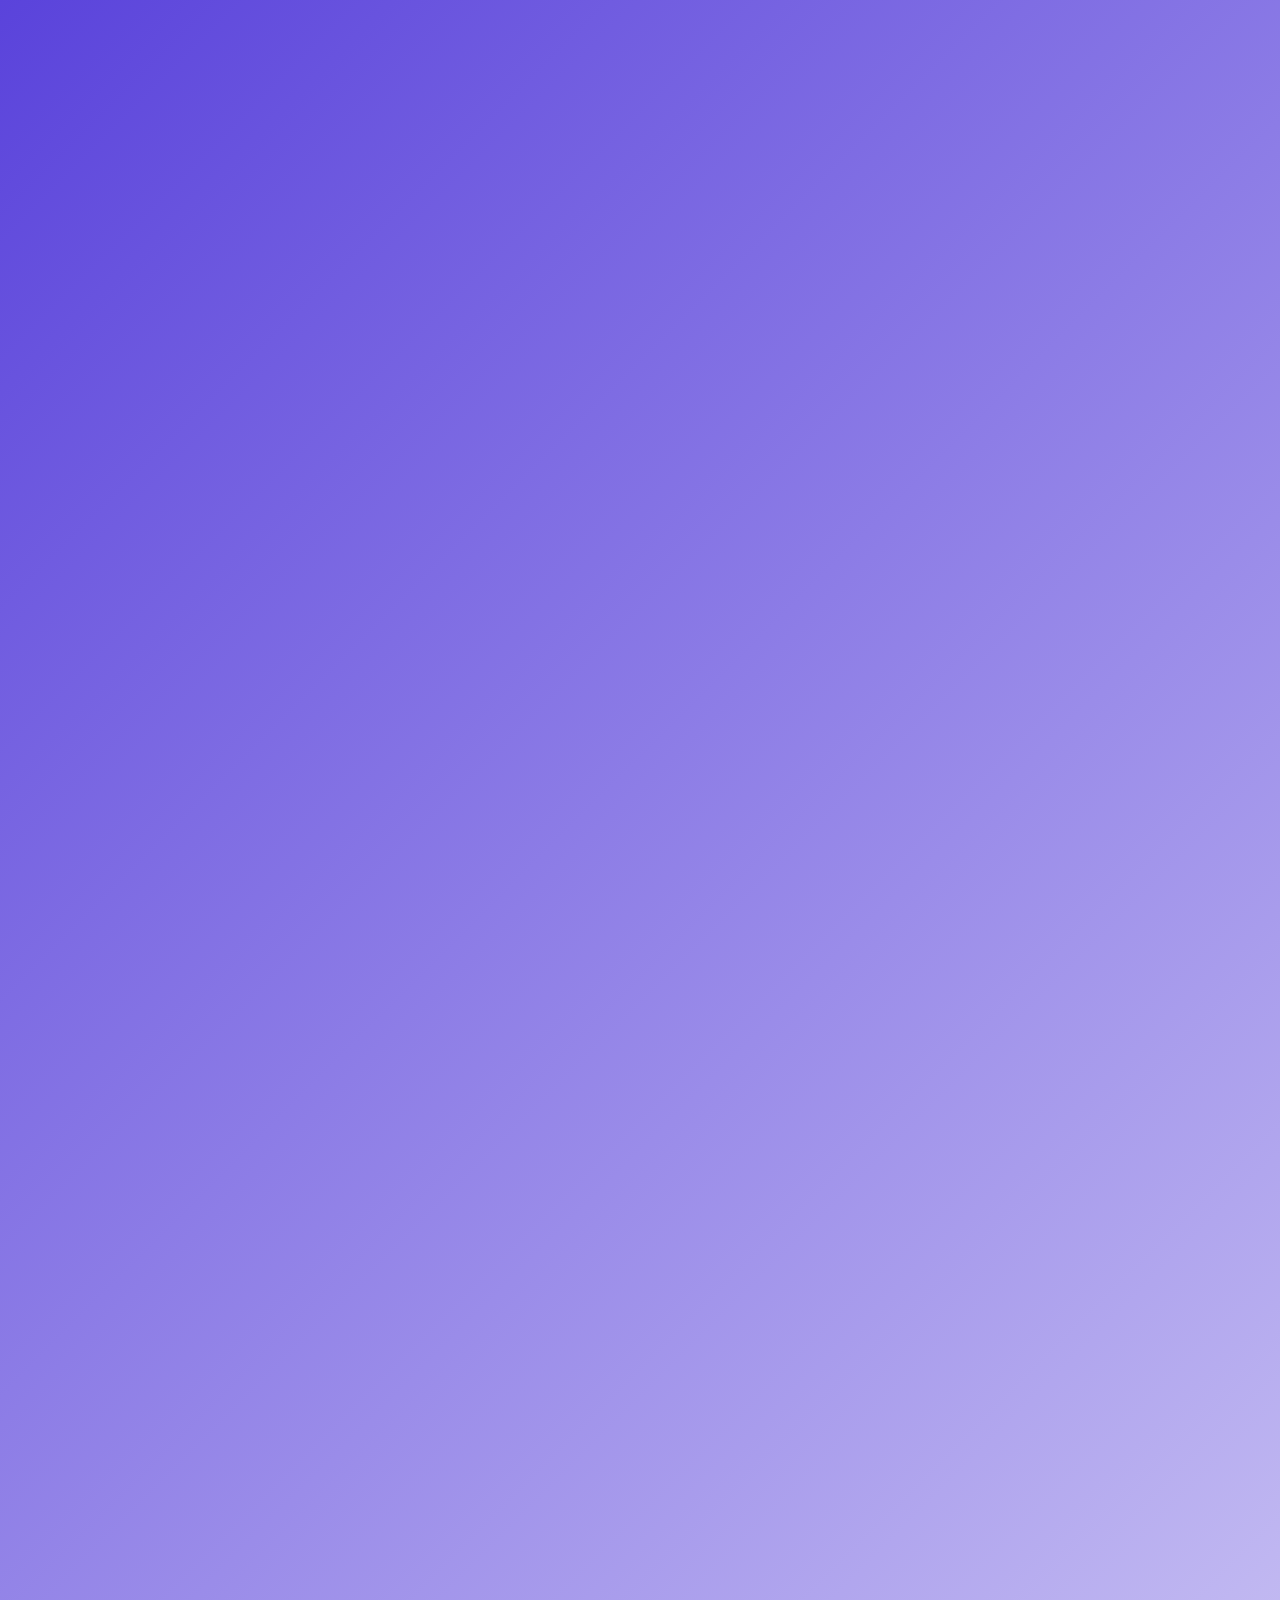
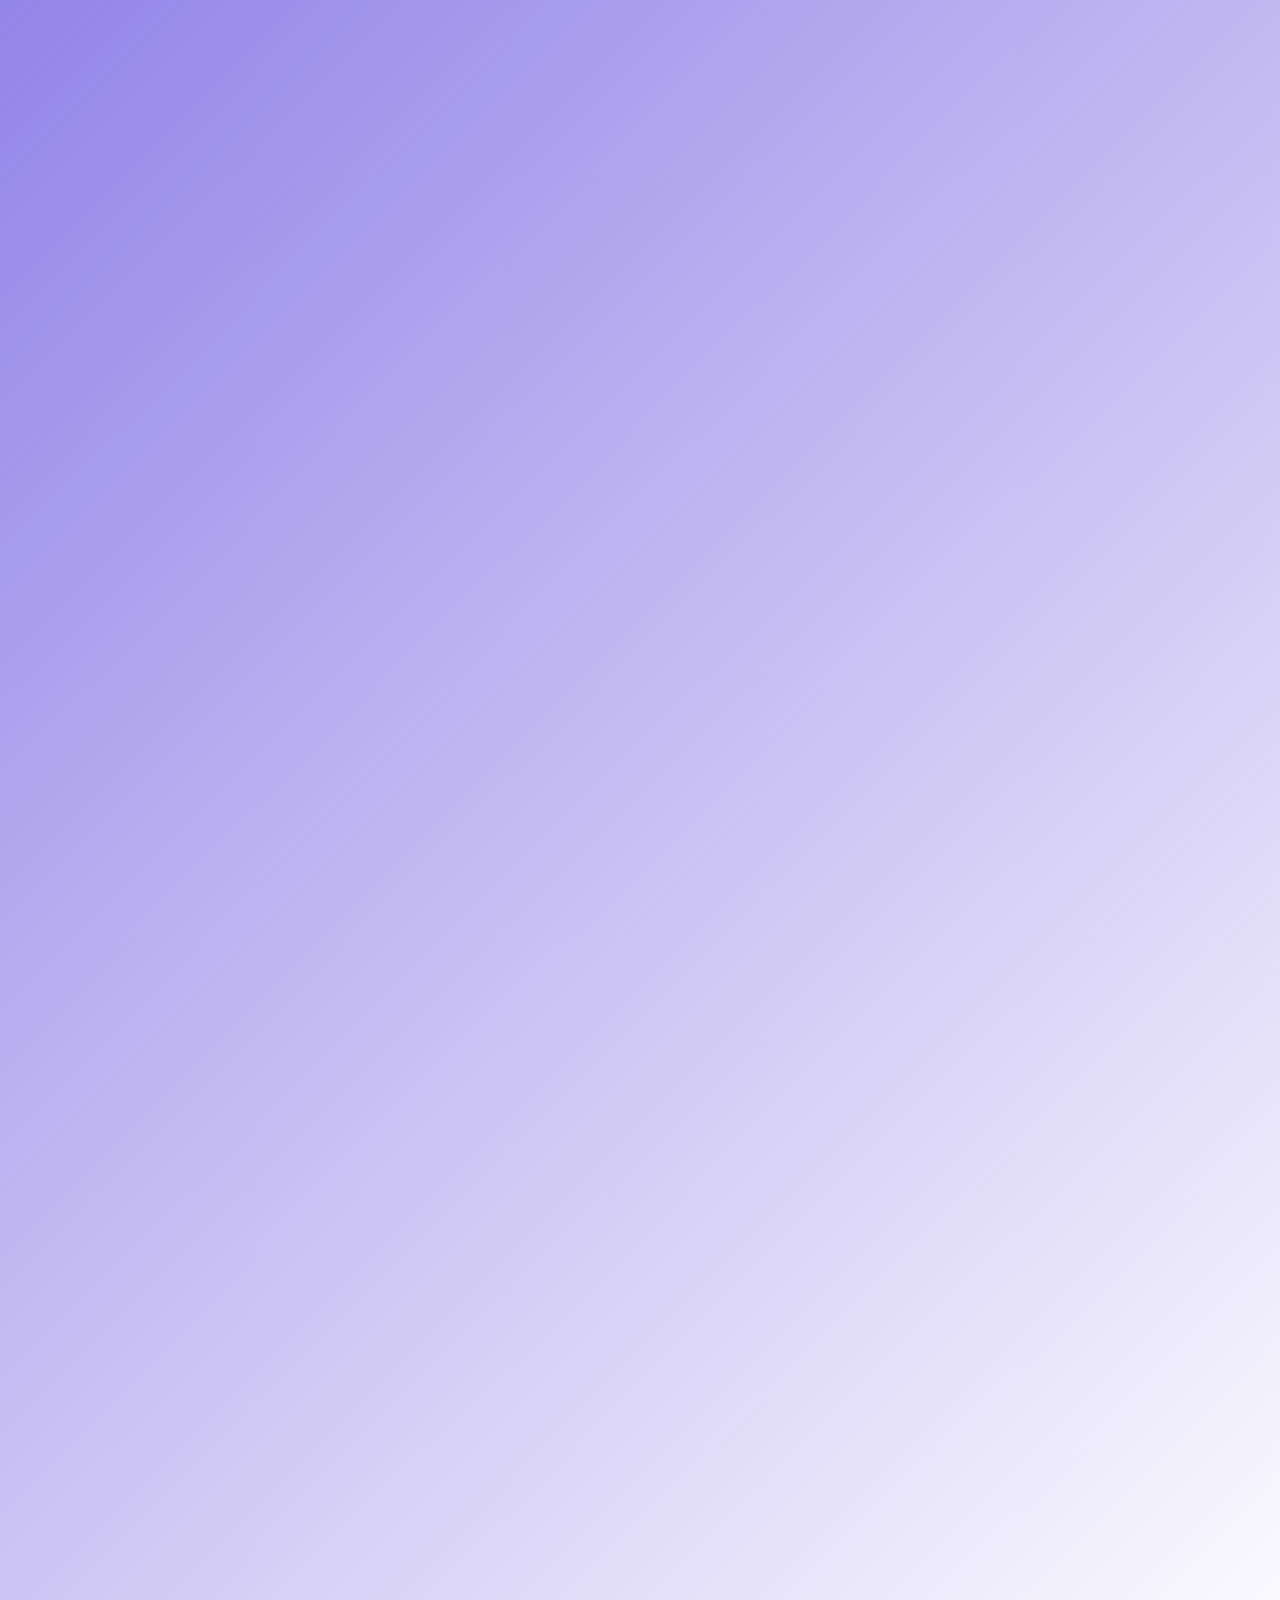
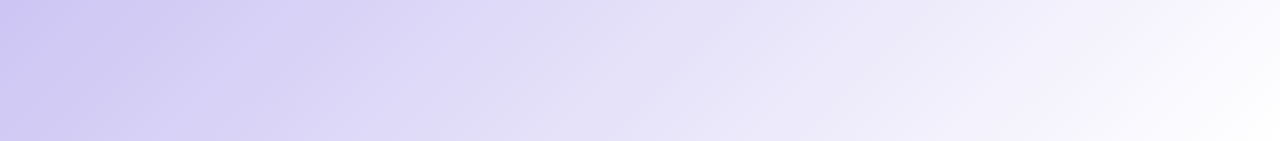
<file: index.html>
<!DOCTYPE html>
<html lang="pt-br">

<head>
    <meta charset="UTF-8">
    <meta name="viewport" content="width=device-width, initial-scale=1.0">
    <!--icones-->
    <link rel="stylesheet" href="https://cdnjs.cloudflare.com/ajax/libs/font-awesome/6.4.0/css/all.min.css">
    <!--Fontes-->
    <link rel="preconnect" href="https://fonts.googleapis.com">
    <link rel="preconnect" href="https://fonts.gstatic.com" crossorigin>
    <link
        href="https://fonts.googleapis.com/css2?family=Dancing+Script:wght@400..700&family=Playfair+Display:ital,wght@0,400..900;1,400..900&family=Poppins:ital,wght@0,100;0,200;0,300;0,400;0,500;0,600;0,700;0,800;0,900;1,100;1,200;1,300;1,400;1,500;1,600;1,700;1,800;1,900&family=Quicksand:wght@300..700&family=Roboto:ital,wght@0,100..900;1,100..900&display=swap"
        rel="stylesheet">
    <link rel="preconnect" href="https://fonts.googleapis.com">
    <link rel="preconnect" href="https://fonts.gstatic.com" crossorigin>
    <link
        href="https://fonts.googleapis.com/css2?family=Playfair+Display:ital,wght@0,400..900;1,400..900&family
=Poppins:ital,wght@0,100;0,200;0,300;0,400;0,500;0,600;0,700;0,800;0,900;1,100;1,200;1,300;1,400;1,500;1,600;1,700;1,800;1,900&family=Quicksand:wght@300..700&family=Roboto:ital,wght@0,100..900;1,100..900&display=swap"
        rel="stylesheet">

    <!-- link css -->
    <link rel="stylesheet" href="../Codigos/style.css">

    <title>Nebulosa de orion</title>
</head>

<body>

    <section class="menu">
        <ul>
            <li><a href="#quemsomos">Quem somos</a></li>
            <li><a href="#historia">História</a></li>
            <li><a href="#contato">Contato</a></li>
        </ul>
    </section>


    <section class="boasvindas" style="text-align: left; margin-top: 50px;">
        <h1>Bem-Vindo, ao Clube, </h1>
        <h1>Nebulosa de Órion </h1>
        <h3>Onde nascem Estrelas !</h3>
        <i class="fas fa-star"></i>
        <i class="fas fa-star"></i>
        <i class="fas fa-star"></i>
        <i class="fas fa-star"></i>
    </section>

    <section class="logo">
        <img src="/imagens/logo-4.0.png" alt="logo" style="width: 400px; height: 400px; border-radius: 65%;
    object-fit: cover; ">
    </section>


    <section class="quemsomos" id="quemsomos">
        <h1> QUEM SOMOS </h1>

        <p>Meninos e meninas com idades entre 10 e 15 anos, de diferentes classes sociais, cor, religião.
            Reúnem-se, em geral, uma vez por semana para aprender a desenvolver talentos, habilidades, percepções e o
            gosto pela natureza.
        </p>

        <section class="fotosBandeira"><img src="/imagens/Bamdeiras.webp" style="width: 500px; height: 300px;" alt="">
        </section>

        <p>Participamos de acampamentos, trilhas, projetos comunitários, ações solidárias, atividades ao ar livre e
            momentos de aprendizado que
            fortalecem valores como respeito, disciplina, responsabilidade e trabalho em equipe. Cada atividade é uma
            oportunidade para aprender novas
            habilidades, criar amizades e superar desafios.
        </p>

        <section class="fotosAtividades"><img src="/imagens/Atividades.jpg" alt=""></section>

        <p> Os jovens estudam temas diversos para ganhar especialidades. Existem mais de 450 especialidades em áreas
            como
            ciência, artes, esportes, habilidades domésticas e natureza.
            Participação em desfiles cívicos, campanhas de doação de sangue, ajuda em desastres naturais e projetos
            sociais (como o recolhimento de alimentos e agasalhos).
        </p>

        <section class="fotosEspecialidades"><img src="/imagens/classes1-min.jpg" alt=""></section>

        <p> Embora seja um programa promovido pela Igreja Adventista, o clube é aberto a qualquer jovem,
            independentemente de sua fé ou religião.
            Eles usam um uniforme oficial (geralmente caqui/verde-oliva com um lenço amarelo ao pescoço) que exibe as
            especialidades e classes que
            o desbravador já concluiu. O lenço é o símbolo máximo do de quem o representa.
            O clube é guiado por um Voto e uma Lei, que reforçam valores como respeito, pureza, lealdade, bondade e o
            serviço a Deus e à humanidade.
        </p>

        <section class="fotosesantidas"><img src="/imagens/em-formacao.jpg" style="width: 500px; height: 300px;"
                alt=""></section>

        <p>O movimento existe desde a década de 1950 (oficialmente) e hoje está presente em mais de 160 países, com
            milhões de membros espalhados por dezenas de milhares de clubes locais. No Brasil e na América do Sul,
            a força do movimento é gigantesca, reunindo centenas de milhares de jovens em eventos massivos conhecidos
            como Camporis (grandes acampamentos que reúnem milhares de desbravadores de uma vez).

            Em resumo, é um programa focado em formar cidadãos conscientes, desenvolver habilidades práticas para a vida
            e fortalecer a fé e o caráter dos adolescentes através da aventura e do serviço comunitário.</p>

        <section class="Fotos-campori"><img src="/imagens/Barracas.jpg" style="width: 500px; height: 300px;" alt="">
        
    
    <section class="historia" id="historia">
        <h1>História do Nebulosa de Orion</h1>

        <p>
            Nascido em 14/10/1990, na Igreja do Jardim Eliana em São Paulo, Com a sua Primeira Diretora
            Ana Cristina Lel da Silva como o Vice Cécero Salustiano. O Nome do Clube veio a apos a Cristina Ler uma
            livro
            de Ellen G. White e Assim Surgiu o Nome "O Nebulosa de Orion" !
            reuniões eram realizadas na quadra da Escola Municipal Plínio Salgado com
            participação inicial de 20 Desbravadores. Todas as unidades do Clube tem nome de Estrela ou Constelação
            (Seguindo até hoje essa tradição).
            Durante todo o tempo o Senhor tem nos guiado e abençoado levando muitos Desbravadores ao Batismo.
            E até Hoje o clube Recebidos Muitas béncãos de Deus O Clube Passou Por muitas Coisas e mesmo assim Deus
            Esteva lá !

        </p>
       </section>

       <section class="encontre"> 
            <h3> A Muitos Clubes ao redor do Brasil, e do Mundo, e voce pode ver e conhecer basta <a href="https://clubes.adventistas.org/br/"> Clicar aqui</a> </h3>
        </section>



        <section class="redesSociais" id="contato">
            <footer>
            <h1>Rede Social</h1>
            <h3> Nos acompanhe em nosso Instagram.</h3>
            <ul>
                <li><a href="https://www.instagram.com/nebulosadeorion_dbv?utm_source=ig_web_button_share_sheet&igsh=ZDNlZDc0MzIxNw=="
                        target="_blank"><i class="fab fa-instagram"></i> Instagram</a></li>
            </ul>

            
                <address>
                    <p><a href="https://share.google/zUskvdI8daJxMAX21"><i class="fas fa-map-marker-alt"></i> R. Pedro
                            da Rocha
                            Pimentel, 47 -</p>
                    <p>Jardim Edi, São Paulo - SP, 04851-006 </p> </a>
                </address>
            </footer>
        </section>

        <script src="/Codigos/index.js"></script>
</body>

</html>
</file>
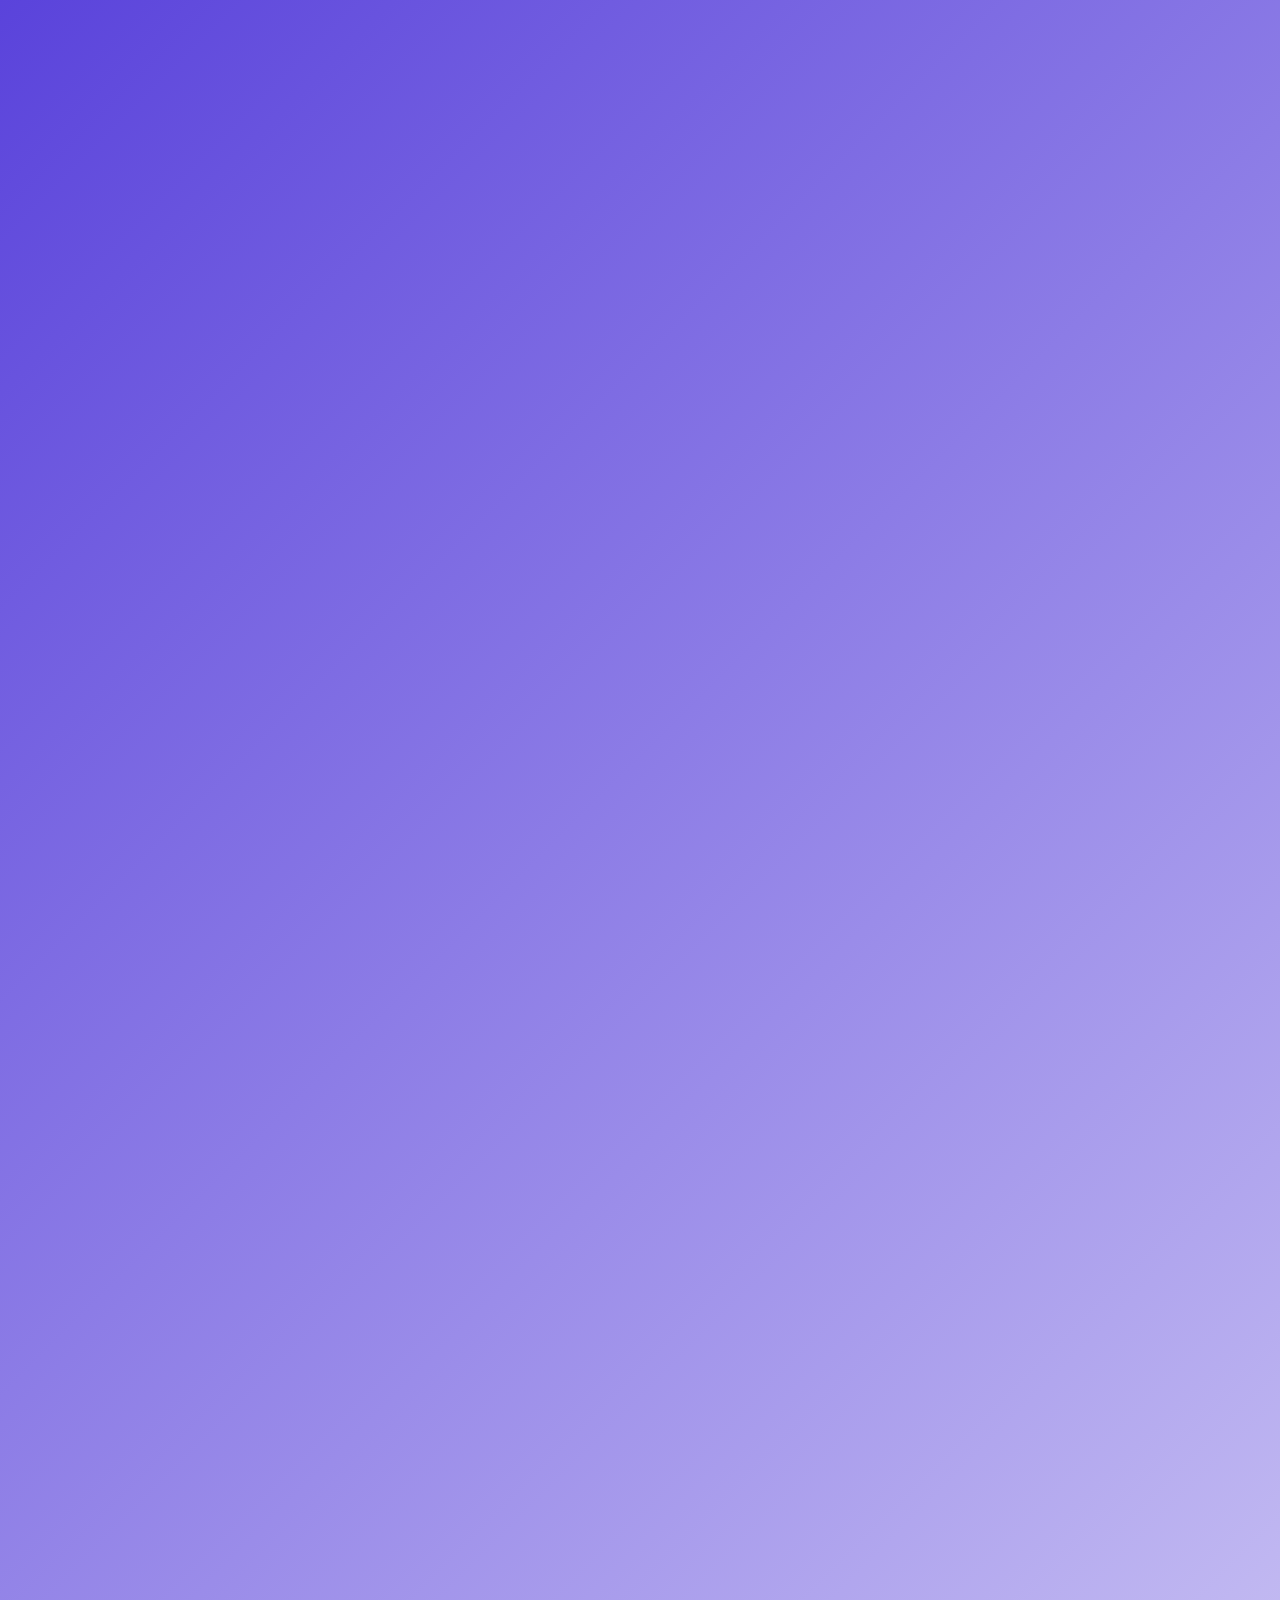
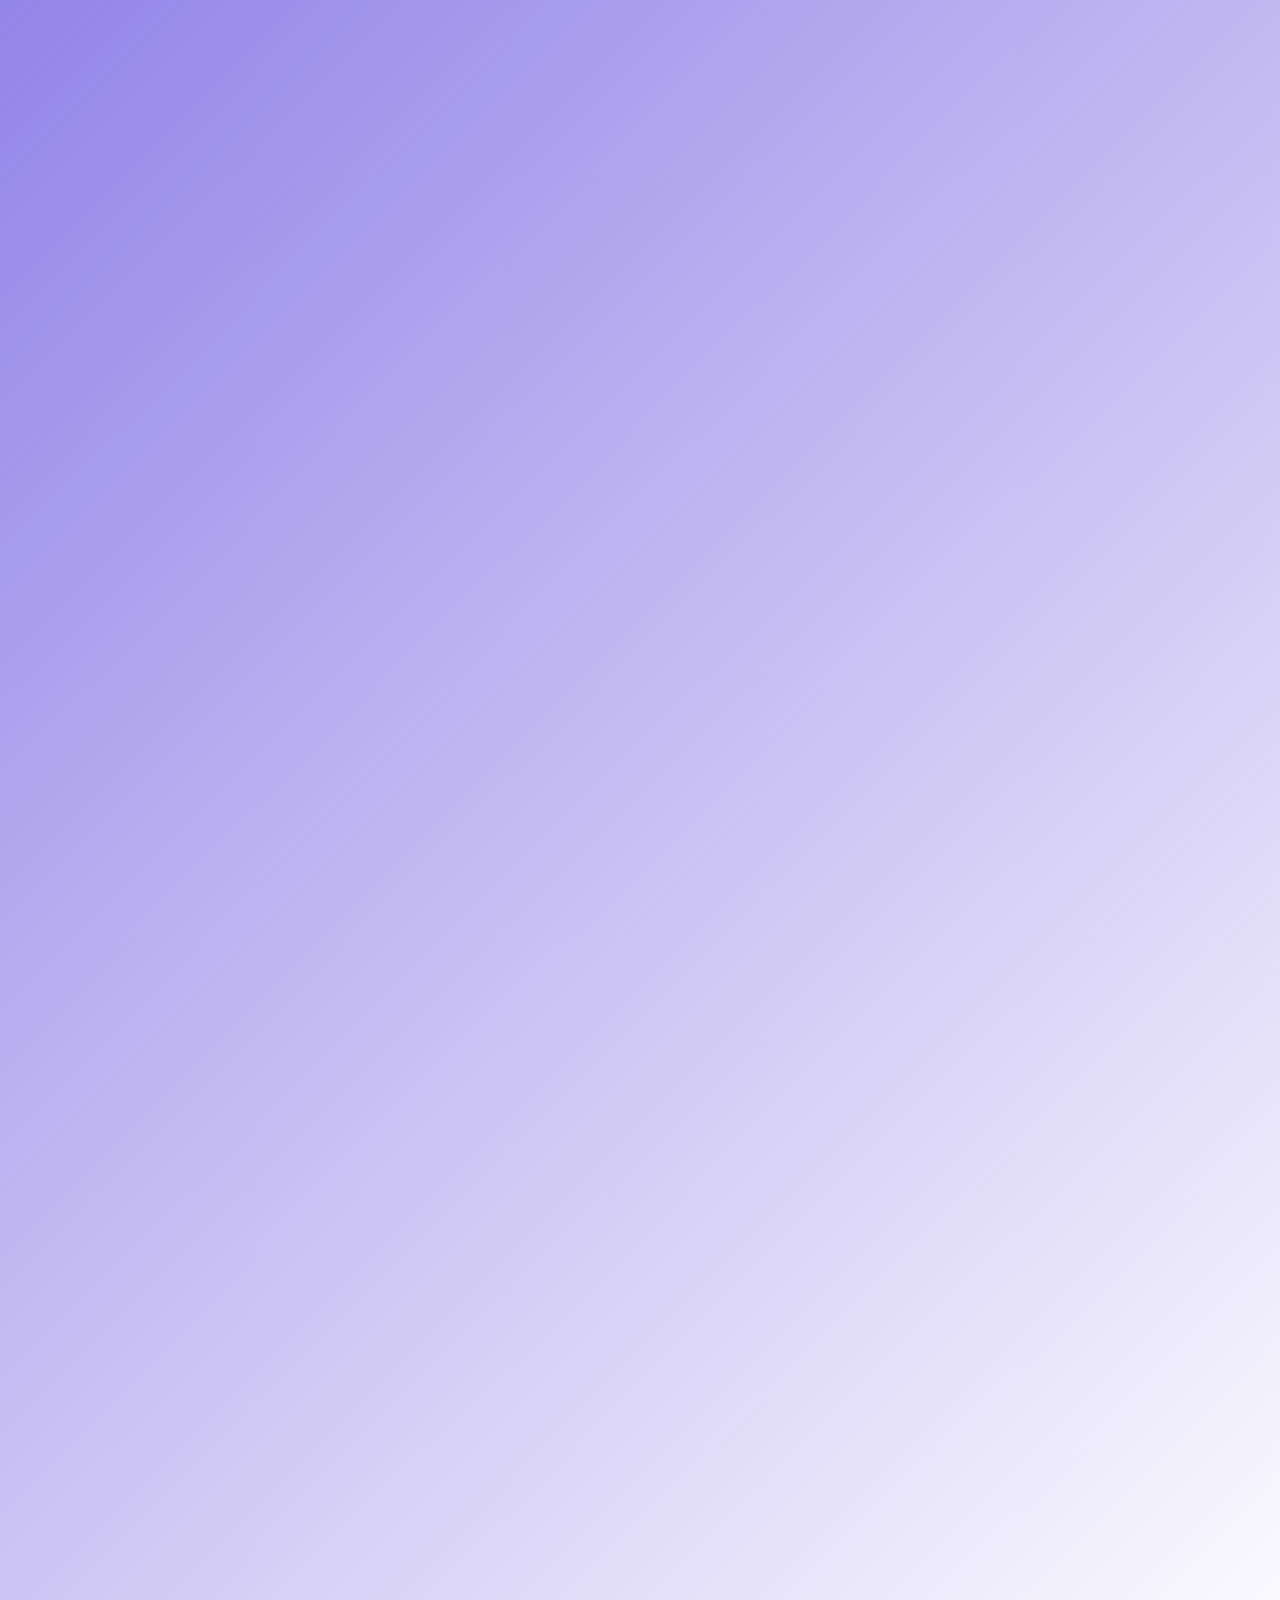
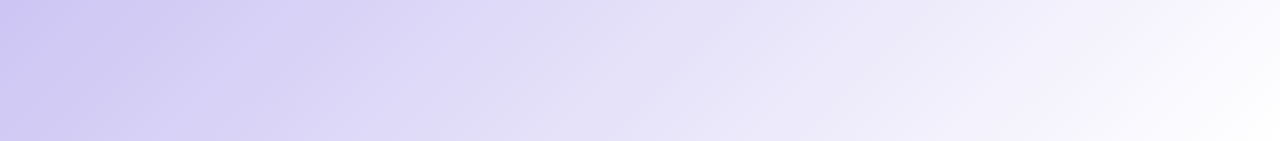
<file: Codigos/index.html>
<!DOCTYPE html>
<html lang="pt-br">

<head>
    <meta charset="UTF-8">
    <meta name="viewport" content="width=device-width, initial-scale=1.0">
    <!--icones-->
    <link rel="stylesheet" href="https://cdnjs.cloudflare.com/ajax/libs/font-awesome/6.4.0/css/all.min.css">
    <!--Fontes-->
    <link rel="preconnect" href="https://fonts.googleapis.com">
    <link rel="preconnect" href="https://fonts.gstatic.com" crossorigin>
    <link
        href="https://fonts.googleapis.com/css2?family=Dancing+Script:wght@400..700&family=Playfair+Display:ital,wght@0,400..900;1,400..900&family=Poppins:ital,wght@0,100;0,200;0,300;0,400;0,500;0,600;0,700;0,800;0,900;1,100;1,200;1,300;1,400;1,500;1,600;1,700;1,800;1,900&family=Quicksand:wght@300..700&family=Roboto:ital,wght@0,100..900;1,100..900&display=swap"
        rel="stylesheet">
    <link rel="preconnect" href="https://fonts.googleapis.com">
    <link rel="preconnect" href="https://fonts.gstatic.com" crossorigin>
    <link
        href="https://fonts.googleapis.com/css2?family=Playfair+Display:ital,wght@0,400..900;1,400..900&family
=Poppins:ital,wght@0,100;0,200;0,300;0,400;0,500;0,600;0,700;0,800;0,900;1,100;1,200;1,300;1,400;1,500;1,600;1,700;1,800;1,900&family=Quicksand:wght@300..700&family=Roboto:ital,wght@0,100..900;1,100..900&display=swap"
        rel="stylesheet">

    <!-- link css -->
    <link rel="stylesheet" href="style.css">

    <title>Nebulosa de orion</title>
</head>

<body>

    <section class="menu">
        <ul>
            <li><a href="#quemsomos">Quem somos</a></li>
            <li><a href="#historia">História</a></li>
            <li><a href="#contato">Contato</a></li>
        </ul>
    </section>


    <section class="boasvindas" style="text-align: left; margin-top: 50px;">
        <h1>Bem-Vindo, ao Clube, </h1>
        <h1>Nebulosa de Órion </h1>
        <h3>Onde nascem Estrelas !</h3>
        <i class="fas fa-star"></i>
        <i class="fas fa-star"></i>
        <i class="fas fa-star"></i>
        <i class="fas fa-star"></i>
    </section>

    <section class="logo">
        <img src="/Codigos/imagens/logo-4.0.png" alt="logo" style="width: 400px; height: 400px; border-radius: 65%;
    object-fit: cover; ">
    </section>


    <section class="quemsomos" id="quemsomos">
        <h1> QUEM SOMOS </h1>

        <p>Meninos e meninas com idades entre 10 e 15 anos, de diferentes classes sociais, cor, religião.
            Reúnem-se, em geral, uma vez por semana para aprender a desenvolver talentos, habilidades, percepções e o
            gosto pela natureza.
        </p>

        <section class="fotosBandeira"><img src="/Codigos/imagens/Bamdeiras.webp" style="width: 500px; height: 300px;" alt="">
        </section>

        <p>Participamos de acampamentos, trilhas, projetos comunitários, ações solidárias, atividades ao ar livre e
            momentos de aprendizado que
            fortalecem valores como respeito, disciplina, responsabilidade e trabalho em equipe. Cada atividade é uma
            oportunidade para aprender novas
            habilidades, criar amizades e superar desafios.
        </p>

        <section class="fotosAtividades"><img src="/Codigos/imagens/Atividades.jpg" alt=""></section>

        <p> Os jovens estudam temas diversos para ganhar especialidades. Existem mais de 450 especialidades em áreas
            como
            ciência, artes, esportes, habilidades domésticas e natureza.
            Participação em desfiles cívicos, campanhas de doação de sangue, ajuda em desastres naturais e projetos
            sociais (como o recolhimento de alimentos e agasalhos).
        </p>

        <section class="fotosEspecialidades"><img src="/Codigos/imagens/classes1-min.jpg" alt=""></section>

        <p> Embora seja um programa promovido pela Igreja Adventista, o clube é aberto a qualquer jovem,
            independentemente de sua fé ou religião.
            Eles usam um uniforme oficial (geralmente caqui/verde-oliva com um lenço amarelo ao pescoço) que exibe as
            especialidades e classes que
            o desbravador já concluiu. O lenço é o símbolo máximo do de quem o representa.
            O clube é guiado por um Voto e uma Lei, que reforçam valores como respeito, pureza, lealdade, bondade e o
            serviço a Deus e à humanidade.
        </p>

        <section class="fotosesantidas"><img src="/Codigos/imagens/em-formacao.jpg" style="width: 500px; height: 300px;"
                alt=""></section>

        <p>O movimento existe desde a década de 1950 (oficialmente) e hoje está presente em mais de 160 países, com
            milhões de membros espalhados por dezenas de milhares de clubes locais. No Brasil e na América do Sul,
            a força do movimento é gigantesca, reunindo centenas de milhares de jovens em eventos massivos conhecidos
            como Camporis (grandes acampamentos que reúnem milhares de desbravadores de uma vez).

            Em resumo, é um programa focado em formar cidadãos conscientes, desenvolver habilidades práticas para a vida
            e fortalecer a fé e o caráter dos adolescentes através da aventura e do serviço comunitário.</p>

        <section class="Fotos-campori"><img src="/Codigos/imagens/Barracas.jpg" style="width: 500px; height: 300px;" alt="">
        
    
    <section class="historia" id="historia">
        <h1>História do Nebulosa de Orion</h1>

        <p>
            Nascido em 14/10/1990, na Igreja do Jardim Eliana em São Paulo, Com a sua Primeira Diretora
            Ana Cristina Lel da Silva como o Vice Cécero Salustiano. O Nome do Clube veio a apos a Cristina Ler uma
            livro
            de Ellen G. White e Assim Surgiu o Nome "O Nebulosa de Orion" !
            reuniões eram realizadas na quadra da Escola Municipal Plínio Salgado com
            participação inicial de 20 Desbravadores. Todas as unidades do Clube tem nome de Estrela ou Constelação
            (Seguindo até hoje essa tradição).
            Durante todo o tempo o Senhor tem nos guiado e abençoado levando muitos Desbravadores ao Batismo.
            E até Hoje o clube Recebidos Muitas béncãos de Deus O Clube Passou Por muitas Coisas e mesmo assim Deus
            Esteva lá !

        </p>
       </section>

       <section class="encontre"> 
            <h3> A Muitos Clubes ao redor do Brasil, e do Mundo, e voce pode ver e conhecer basta <a href="https://clubes.adventistas.org/br/"> Clicar aqui</a> </h3>
        </section>



        <section class="redesSociais" id="contato">
            <footer>
            <h1>Rede Social</h1>
            <h3> Nos acompanhe em nosso Instagram.</h3>
            <ul>
                <li><a href="https://www.instagram.com/nebulosadeorion_dbv?utm_source=ig_web_button_share_sheet&igsh=ZDNlZDc0MzIxNw=="
                        target="_blank"><i class="fab fa-instagram"></i> Instagram</a></li>
            </ul>

            
                <address>
                    <p><a href="https://share.google/zUskvdI8daJxMAX21"><i class="fas fa-map-marker-alt"></i> R. Pedro
                            da Rocha
                            Pimentel, 47 -</p>
                    <p>Jardim Edi, São Paulo - SP, 04851-006 </p> </a>
                </address>
            </footer>
        </section>

        <script src="index.js"></script>
</body>

</html>
</file>
<file: Codigos/style.css>
* {
    margin: 0px;
    padding: 0;
    box-sizing: border-box;
    font-family: 'Quicksand', sans-serif;

}

body {
    background: linear-gradient(135deg, #5a43db, #ffffff);
    text-align: center;
    flex-direction: column;


}

img {
    max-width: 100%;
    height: auto;
    background-image: url('../img/Bamdeiras.webp');
    background-image: url('../Codigos/imagens/Atividades.jpg');
    background-image: url('../Codigos/imagens/Barracas.jpg');
    background-image: url('../Codigos/imagens/classes1-min.jpg');
    background-image: url('../Codigos/imagens/em-formacao.jpg');
    background-image: url('../Codigos/imagens/logo-4.0.png');

}


.logo {
    position: relative;
    transition: opacity 0.8s ease;
    right: 20px;
    text-align: right;
    margin: 30px
}


.menu {
    margin-top: 15px;
    box-sizing: border-box;
    padding: 15px 0;

}

.menu ul {
    list-style: none;
    display: flex;
    justify-content: center;
    gap: 20px;
}

.menu a {
    color: rgb(255, 255, 255);
    text-decoration: none;
    font-size: 16px;
    font-weight: bold;
    transition: color 0.3s ease;

}

.menu a:hover {
    color: #000000;
}

.boasvindas {
    margin-left: 50px;
    margin-top: 60px;
    font-size: 24px;
    font-weight: bold;
    text-align: center;
}

.boasvindas h1 {
    font-family: Georgia, 'Times New Roman', Times, serif;
    color: #ffffff;
    font-size: 60px;
    flex: 110%;
    /* estilos para h1 dentro de .boasvindas */
}

.boasvindas h3 {
    font-family: 'Dancing Script', cursive;
    color: #ffffff;
    font-size: 30px;
    /* estilos para h3 dentro de .boasvindas */
}

.boasvindas i {
    color: #f2fa0f;
    font-size: 24px;
    margin: 0 5px;
}

.quemsomos p {
    text-align: center;
    justify-content: left;
    margin-left: 100px;
    margin-right: 100px;
    margin-bottom: 20px;
    text-align: justify;

}

.historia p {
    text-align: center;
    justify-content: left;
    margin-left: 100px;
    margin-right: 100px;
    text-align: justify;


}


.redesSociais {
    margin: 0;
    padding: 15px 0;
    margin-top: 30px;
    text-align: center;
    box-sizing: border-box;

}

.redesSociais h1 {
    text-align: center;
    font-size: 30px;
    text-transform: bold;
    margin-bottom: 10px;
    color: #000000;
    /* estilos para h1 dentro de .redesSociais */
}

.redesSociais h3 {
    font-size: 15px;
    color: #2d2c2c;
}

.redesSociais p {
    text-align: left;
    margin-left: 70px;
    justify-content: space-around;
    margin-bottom: 5px;
}

.redesSociais ul {
    list-style: none;
    padding: 40px;
    margin: 0px;
    display: flex;
    justify-content: center;
    gap: 20px;
}

.redesSociais a {
    color: rgb(0, 0, 0);
    text-decoration: none;
    font-size: 16px;
    font-weight: bold;
    transition: color 0.3s ease;

}

.redesSociais a:hover {
    color: #390ae4;
}
.encontre {
    font-family:Verdana, Geneva, Tahoma, sans-serif;

}
.encontre a{
    color: red;
    text-decoration: none;

    
}
section {
    opacity: 0;
    min-height: 5vh;
    filter: blur(15px);
    transition: all 1s;


}

.show {
    opacity: 1;
    filter: blur(0px);
    transition: all 1s;

}
</file>
